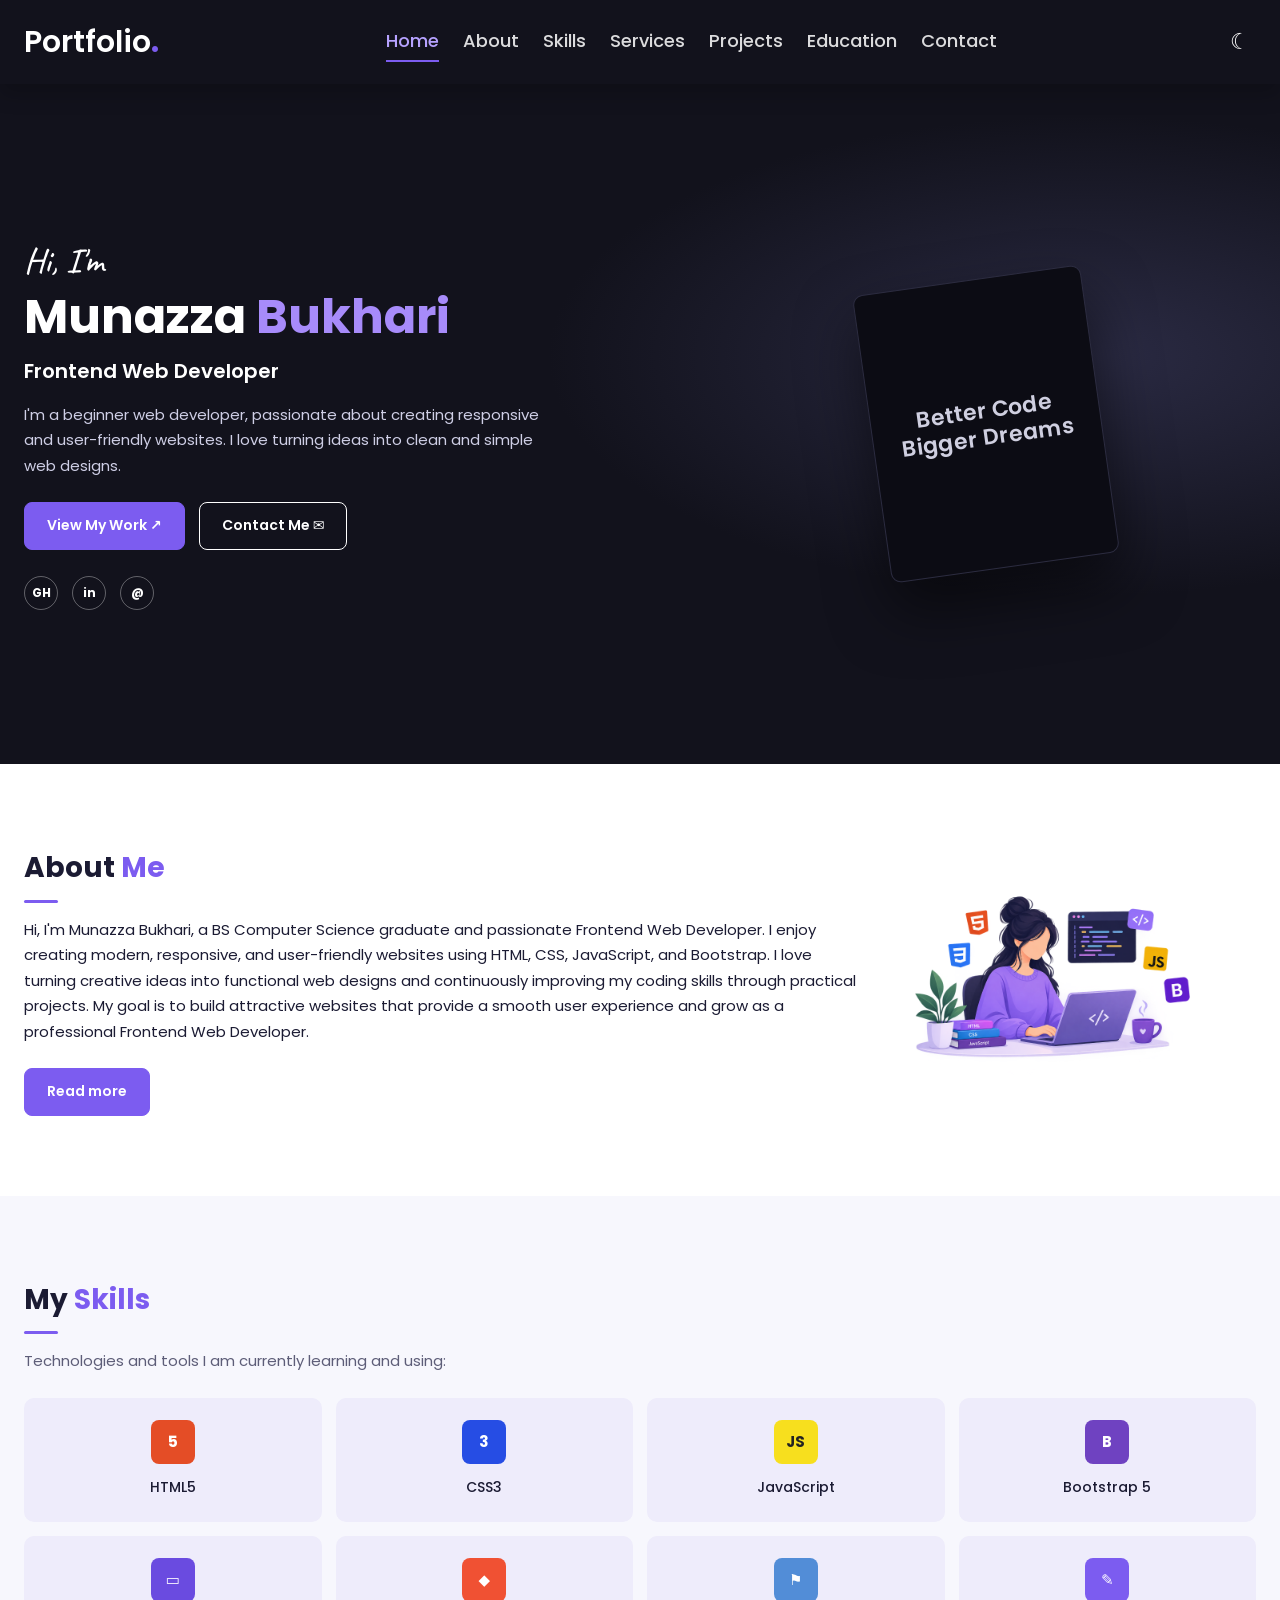
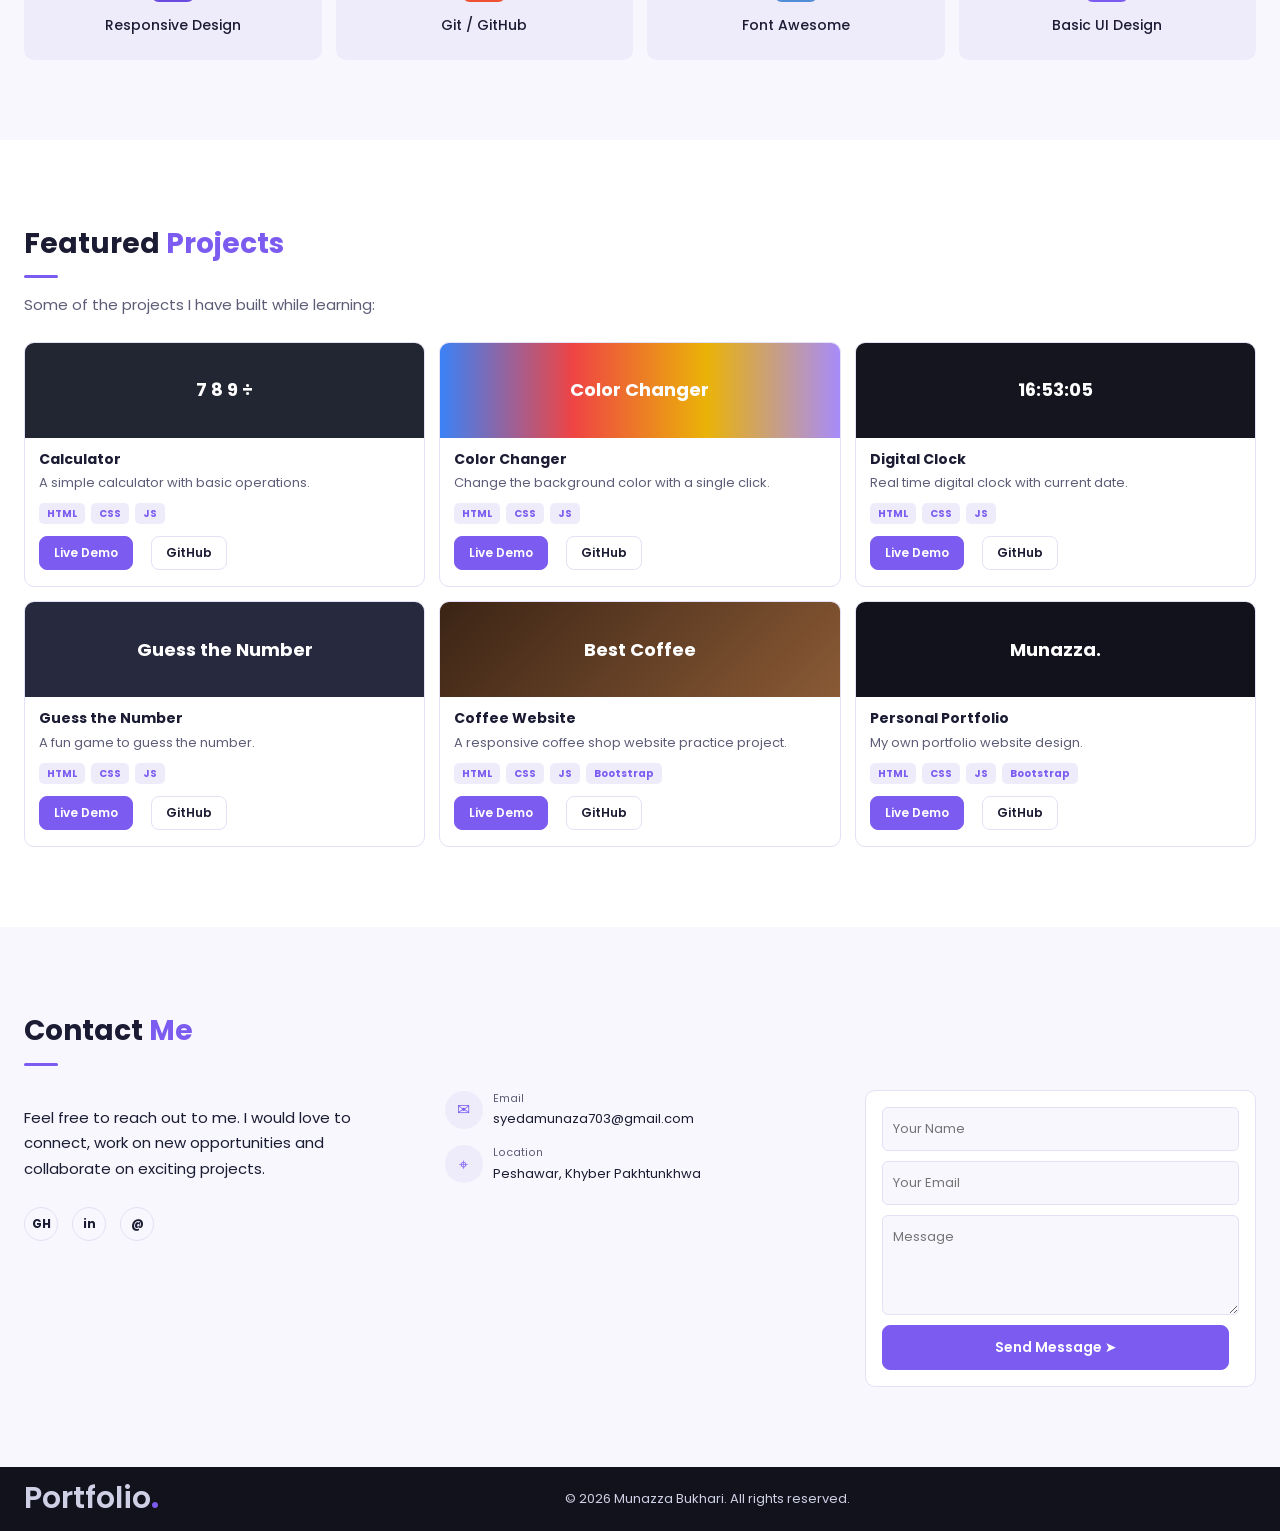
<file: index.html>
<!doctype html>
<html lang="en">
  <head>
    <meta charset="utf-8" />
    <meta name="viewport" content="width=device-width, initial-scale=1" />
    <title>Home | Munazza Bukhari</title>
    <link
      href="https://fonts.googleapis.com/css2?family=Poppins:wght@400;500;600;700&family=Caveat:wght@500&display=swap"
      rel="stylesheet"
    />
    <link rel="stylesheet" href="style.css" />
  </head>
  <body>
    <header>
      <div class="wrap">
        <a class="logo" href="index.html">Portfolio<b>.</b></a>
        <nav id="nav">
          <a href="index.html" class="on" aria-current="page">Home</a
          ><a href="about.html">About</a><a href="skills.html">Skills</a
          ><a href="services.html">Services</a
          ><a href="projects.html">Projects</a
          ><a href="education.html">Education</a
          ><a href="contact.html">Contact</a>
        </nav>
        <button
          class="menu"
          id="menu"
          aria-label="Open menu"
          aria-expanded="false"
          aria-controls="nav"
        >
          ☰</button
        ><button class="tgl" id="tgl" aria-label="Toggle dark mode">☾</button>
      </div>
    </header>
    <main>
      <div class="hero">
        <div class="wrap">
          <div>
            <p class="hi">Hi, I'm</p>
            <h1>Munazza <span>Bukhari</span></h1>
            <p class="role">Frontend Web Developer</p>
            <p class="d">
              I'm a beginner web developer, passionate about creating responsive
              and user-friendly websites. I love turning ideas into clean and
              simple web designs.
            </p>
            <a class="btn" href="projects.html">View My Work ↗</a>
            <a class="btn o" href="contact.html">Contact Me ✉</a>
            <div class="soc">
              <a href="#" aria-label="GitHub">GH</a
              ><a href="#" aria-label="LinkedIn">in</a
              ><a href="mailto:munazzabukhari703@gmail.com" aria-label="Email"
                >@</a
              >
            </div>
          </div>
          <div class="notebook">Better Code<br />Bigger Dreams</div>
        </div>
      </div>
      <section class="alt">
        <div class="wrap about">
          <div>
            <h2>About <span>Me</span></h2>
            <p class="sub" style="color: var(--ink)">
              Hi, I'm Munazza Bukhari, a BS Computer Science graduate and
              passionate Frontend Web Developer. I enjoy creating modern,
              responsive, and user-friendly websites using HTML, CSS,
              JavaScript, and Bootstrap. I love turning creative ideas into
              functional web designs and continuously improving my coding skills
              through practical projects. My goal is to build attractive
              websites that provide a smooth user experience and grow as a
              professional Frontend Web Developer.
            </p>
            <a class="btn" href="about.html">Read more</a>
          </div>
          <div class="photo">
            <img src="about-img.png" alt="" />
          </div>
        </div>
      </section>
      <section>
        <div class="wrap">
          <h2>My <span>Skills</span></h2>
          <p class="sub">
            Technologies and tools I am currently learning and using:
          </p>
          <div class="grid g4">
            <div class="sk">
              <div class="ic" style="background: #e44d26">5</div>
              HTML5
            </div>
            <div class="sk">
              <div class="ic" style="background: #264de4">3</div>
              CSS3
            </div>
            <div class="sk">
              <div class="ic" style="background: #f7df1e; color: #222">JS</div>
              JavaScript
            </div>
            <div class="sk">
              <div class="ic" style="background: #6f42c1">B</div>
              Bootstrap 5
            </div>
            <div class="sk">
              <div class="ic" style="background: #6a4be0">▭</div>
              Responsive Design
            </div>
            <div class="sk">
              <div class="ic" style="background: #f05133">◆</div>
              Git / GitHub
            </div>
            <div class="sk">
              <div class="ic" style="background: #528dd7">⚑</div>
              Font Awesome
            </div>
            <div class="sk">
              <div class="ic" style="background: #7c5cf0">✎</div>
              Basic UI Design
            </div>
          </div>
        </div>
      </section>
      <section class="alt">
        <div class="wrap">
          <h2>Featured <span>Projects</span></h2>
          <p class="sub">Some of the projects I have built while learning:</p>
          <div class="grid g3">
            <div class="pj">
              <div class="th" style="background: #222633">7 8 9 ÷</div>
              <h3>Calculator</h3>
              <p>A simple calculator with basic operations.</p>
              <div class="tags"><b>HTML</b><b>CSS</b><b>JS</b></div>
              <div class="acts">
                <a class="btn" href="#">Live Demo</a
                ><a class="btn g" href="#">GitHub</a>
              </div>
            </div>
            <div class="pj">
              <div
                class="th"
                style="
                  background: linear-gradient(
                    90deg,
                    #3b82f6,
                    #ef4444,
                    #eab308,
                    #a78bfa
                  );
                "
              >
                Color Changer
              </div>
              <h3>Color Changer</h3>
              <p>Change the background color with a single click.</p>
              <div class="tags"><b>HTML</b><b>CSS</b><b>JS</b></div>
              <div class="acts">
                <a class="btn" href="#">Live Demo</a
                ><a class="btn g" href="#">GitHub</a>
              </div>
            </div>
            <div class="pj">
              <div class="th" id="clk" style="background: #15151f">
                11:24:32
              </div>
              <h3>Digital Clock</h3>
              <p>Real time digital clock with current date.</p>
              <div class="tags"><b>HTML</b><b>CSS</b><b>JS</b></div>
              <div class="acts">
                <a class="btn" href="#">Live Demo</a
                ><a class="btn g" href="#">GitHub</a>
              </div>
            </div>
            <div class="pj">
              <div class="th" style="background: #272a3f">Guess the Number</div>
              <h3>Guess the Number</h3>
              <p>A fun game to guess the number.</p>
              <div class="tags"><b>HTML</b><b>CSS</b><b>JS</b></div>
              <div class="acts">
                <a class="btn" href="#">Live Demo</a
                ><a class="btn g" href="#">GitHub</a>
              </div>
            </div>
            <div class="pj">
              <div
                class="th"
                style="background: linear-gradient(135deg, #3b2415, #8a5a35)"
              >
                Best Coffee
              </div>
              <h3>Coffee Website</h3>
              <p>A responsive coffee shop website practice project.</p>
              <div class="tags">
                <b>HTML</b><b>CSS</b><b>JS</b><b>Bootstrap</b>
              </div>
              <div class="acts">
                <a class="btn" href="#">Live Demo</a
                ><a class="btn g" href="#">GitHub</a>
              </div>
            </div>
            <div class="pj">
              <div class="th" style="background: #12121c">Munazza.</div>
              <h3>Personal Portfolio</h3>
              <p>My own portfolio website design.</p>
              <div class="tags">
                <b>HTML</b><b>CSS</b><b>JS</b><b>Bootstrap</b>
              </div>
              <div class="acts">
                <a class="btn" href="#">Live Demo</a
                ><a class="btn g" href="#">GitHub</a>
              </div>
            </div>
          </div>
        </div>
      </section>

      <section>
        <div class="wrap">
          <h2>Contact <span>Me</span></h2>
          <div class="contact">
            <p>
              Feel free to reach out to me. I would love to connect, work on new
              opportunities and collaborate on exciting projects.<span
                class="soc l"
                style="display: flex"
                ><a href="#" aria-label="GitHub">GH</a
                ><a href="#" aria-label="LinkedIn">in</a
                ><a href="#" aria-label="Email">@</a></span
              >
            </p>
            <div>
              <div class="ci">
                <span class="dot">✉</span
                ><span><small>Email</small>syedamunaza703@gmail.com</span>
              </div>

              <div class="ci">
                <span class="dot">⌖</span
                ><span
                  ><small>Location</small>Peshawar, Khyber Pakhtunkhwa</span
                >
              </div>
            </div>
            <form id="f">
              <input
                id="n"
                placeholder="Your Name"
                aria-label="Your name"
                required
              /><input
                id="e"
                type="email"
                placeholder="Your Email"
                aria-label="Your email"
                required
              /><textarea
                id="m"
                placeholder="Message"
                aria-label="Message"
                required
              ></textarea
              ><button class="btn" type="submit">Send Message ➤</button>
            </form>
          </div>
        </div>
      </section>
    </main>
    <footer>
      <div class="wrap">
        <span class="logo">Portfolio<b>.</b></span
        ><span>© 2026 Munazza Bukhari. All rights reserved.</span><span></span>
      </div>
    </footer>
    <script src="script.js"></script>
  </body>
</html>
</file>
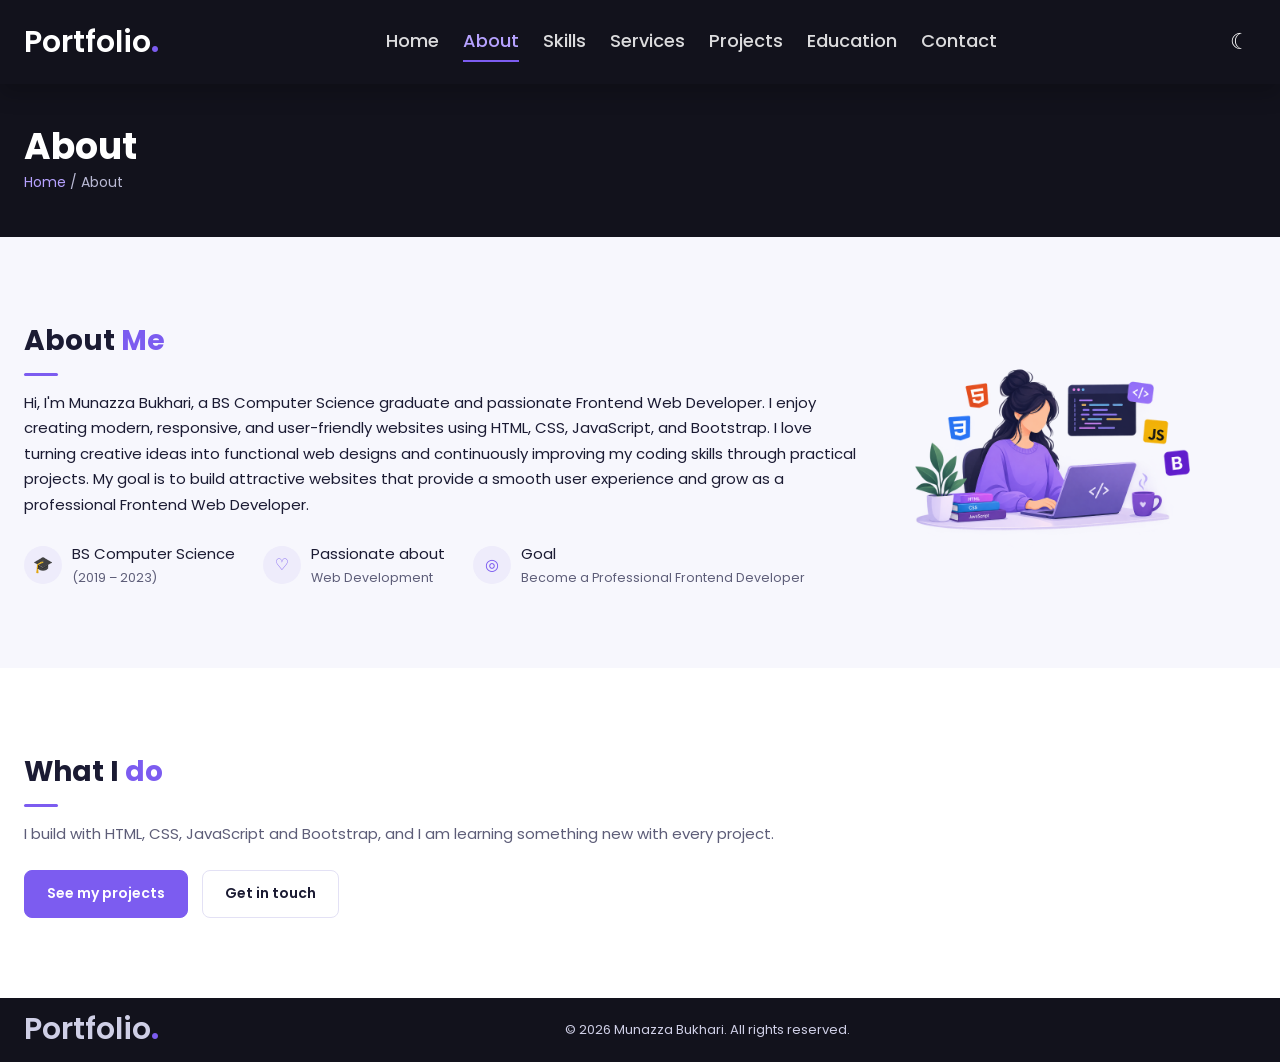
<file: about.html>
<!doctype html>
<html lang="en">
  <head>
    <meta charset="utf-8" />
    <meta name="viewport" content="width=device-width, initial-scale=1" />
    <title>About | Munazza Bukhari</title>
    <link
      href="https://fonts.googleapis.com/css2?family=Poppins:wght@400;500;600;700&family=Caveat:wght@500&display=swap"
      rel="stylesheet"
    />
    <link rel="stylesheet" href="style.css" />
  </head>
  <body>
    <header>
      <div class="wrap">
        <a class="logo" href="index.html">Portfolio<b>.</b></a>
        <nav id="nav">
          <a href="index.html">Home</a
          ><a href="about.html" class="on" aria-current="page">About</a
          ><a href="skills.html">Skills</a><a href="services.html">Services</a
          ><a href="projects.html">Projects</a
          ><a href="education.html">Education</a
          ><a href="contact.html">Contact</a>
        </nav>
        <button
          class="menu"
          id="menu"
          aria-label="Open menu"
          aria-expanded="false"
          aria-controls="nav"
        >
          ☰</button
        ><button class="tgl" id="tgl" aria-label="Toggle dark mode">☾</button>
      </div>
    </header>
    <main>
      <div class="ph">
        <div class="wrap">
          <h1>About</h1>
          <p><a href="index.html">Home</a> / About</p>
        </div>
      </div>
      <section>
        <div class="wrap about">
          <div>
            <h2>About <span>Me</span></h2>
            <p class="sub" style="color: var(--ink)">
              Hi, I'm Munazza Bukhari, a BS Computer Science graduate and
              passionate Frontend Web Developer. I enjoy creating modern,
              responsive, and user-friendly websites using HTML, CSS,
              JavaScript, and Bootstrap. I love turning creative ideas into
              functional web designs and continuously improving my coding skills
              through practical projects. My goal is to build attractive
              websites that provide a smooth user experience and grow as a
              professional Frontend Web Developer.
            </p>
            <div class="facts">
              <div>
                <span class="dot">🎓</span
                ><span>BS Computer Science<small>(2019 – 2023)</small></span>
              </div>
              <div>
                <span class="dot">♡</span
                ><span>Passionate about<small>Web Development</small></span>
              </div>
              <div>
                <span class="dot">◎</span
                ><span
                  >Goal<small
                    >Become a Professional Frontend Developer</small
                  ></span
                >
              </div>
            </div>
          </div>
          <div class="photo">
            <img src="about-img.png" alt="" />
          </div>
        </div>
      </section>
      <section class="alt">
        <div class="wrap">
          <h2>What I <span>do</span></h2>
          <p class="sub">
            I build with HTML, CSS, JavaScript and Bootstrap, and I am learning
            something new with every project.
          </p>
          <a class="btn" href="projects.html">See my projects</a>
          <a
            class="btn o"
            style="color: var(--ink); border-color: var(--line)"
            href="contact.html"
            >Get in touch</a
          >
        </div>
      </section>
    </main>
    <footer>
      <div class="wrap">
        <span class="logo">Portfolio<b>.</b></span
        ><span>© 2026 Munazza Bukhari. All rights reserved.</span><span></span>
      </div>
    </footer>
    <script src="script.js"></script>
  </body>
</html>
</file>
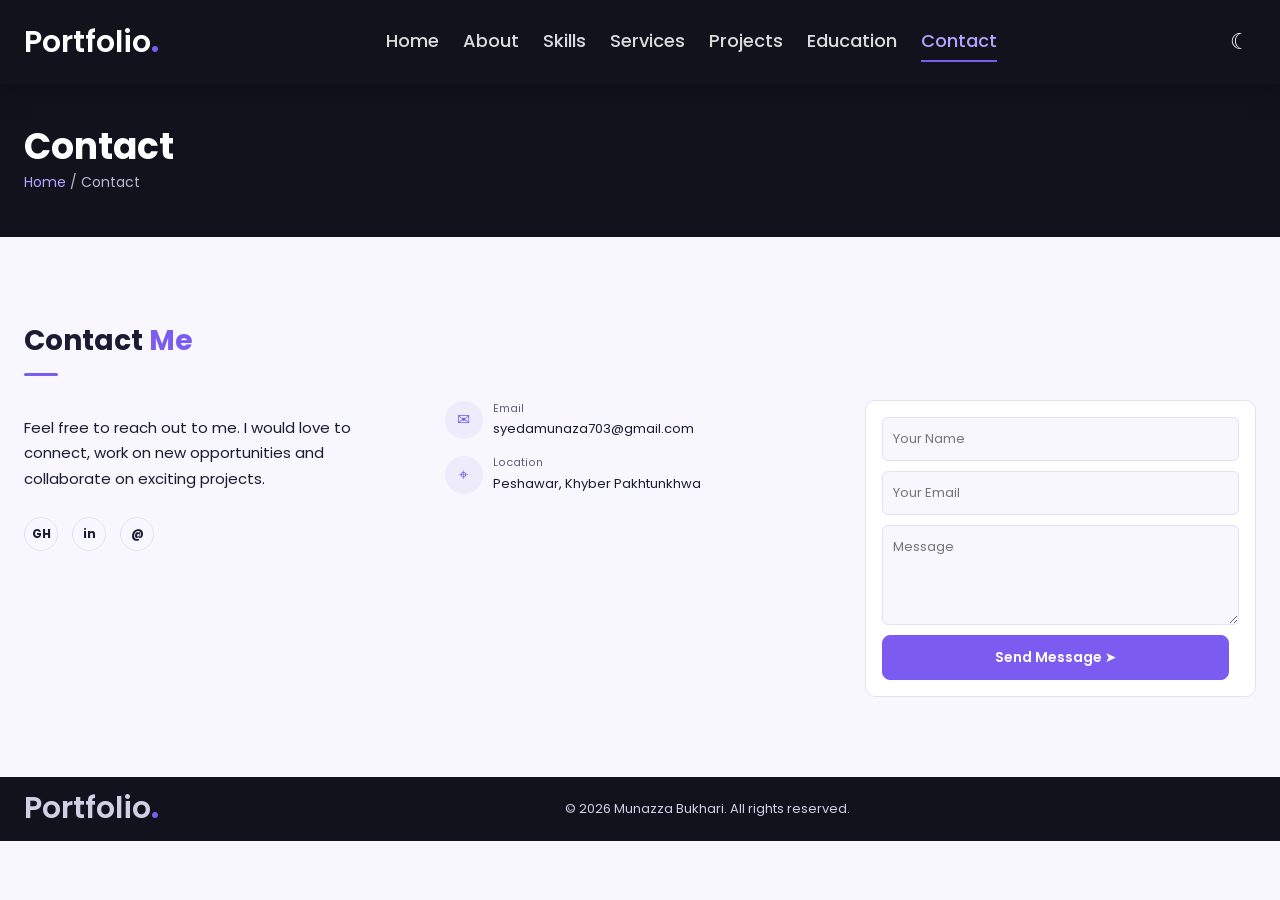
<file: contact.html>
<!doctype html>
<html lang="en">
  <head>
    <meta charset="utf-8" />
    <meta name="viewport" content="width=device-width, initial-scale=1" />
    <title>Contact | Munazza Bukhari</title>
    <link
      href="https://fonts.googleapis.com/css2?family=Poppins:wght@400;500;600;700&family=Caveat:wght@500&display=swap"
      rel="stylesheet"
    />
    <link rel="stylesheet" href="style.css" />
  </head>
  <body>
    <header>
      <div class="wrap">
        <a class="logo" href="index.html">Portfolio<b>.</b></a>
        <nav id="nav">
          <a href="index.html">Home</a><a href="about.html">About</a
          ><a href="skills.html">Skills</a><a href="services.html">Services</a
          ><a href="projects.html">Projects</a
          ><a href="education.html">Education</a
          ><a href="contact.html" class="on" aria-current="page">Contact</a>
        </nav>
        <button
          class="menu"
          id="menu"
          aria-label="Open menu"
          aria-expanded="false"
          aria-controls="nav"
        >
          ☰</button
        ><button class="tgl" id="tgl" aria-label="Toggle dark mode">☾</button>
      </div>
    </header>
    <main>
      <div class="ph">
        <div class="wrap">
          <h1>Contact</h1>
          <p><a href="index.html">Home</a> / Contact</p>
        </div>
      </div>
      <section>
        <div class="wrap">
          <h2>Contact <span>Me</span></h2>
          <div class="contact">
            <p>
              Feel free to reach out to me. I would love to connect, work on new
              opportunities and collaborate on exciting projects.<span
                class="soc l"
                style="display: flex"
                ><a href="#" aria-label="GitHub">GH</a
                ><a href="#" aria-label="LinkedIn">in</a
                ><a href="#" aria-label="Email">@</a></span
              >
            </p>
            <div>
              <div class="ci">
                <span class="dot">✉</span
                ><span><small>Email</small>syedamunaza703@gmail.com</span>
              </div>

              <div class="ci">
                <span class="dot">⌖</span
                ><span
                  ><small>Location</small>Peshawar, Khyber Pakhtunkhwa</span
                >
              </div>
            </div>
            <form id="f">
              <input
                id="n"
                placeholder="Your Name"
                aria-label="Your name"
                required
              /><input
                id="e"
                type="email"
                placeholder="Your Email"
                aria-label="Your email"
                required
              /><textarea
                id="m"
                placeholder="Message"
                aria-label="Message"
                required
              ></textarea
              ><button class="btn" type="submit">Send Message ➤</button>
            </form>
          </div>
        </div>
      </section>
    </main>
    <footer>
      <div class="wrap">
        <span class="logo">Portfolio<b>.</b></span
        ><span>© 2026 Munazza Bukhari. All rights reserved.</span><span></span>
      </div>
    </footer>
    <script src="script.js"></script>
  </body>
</html>
</file>
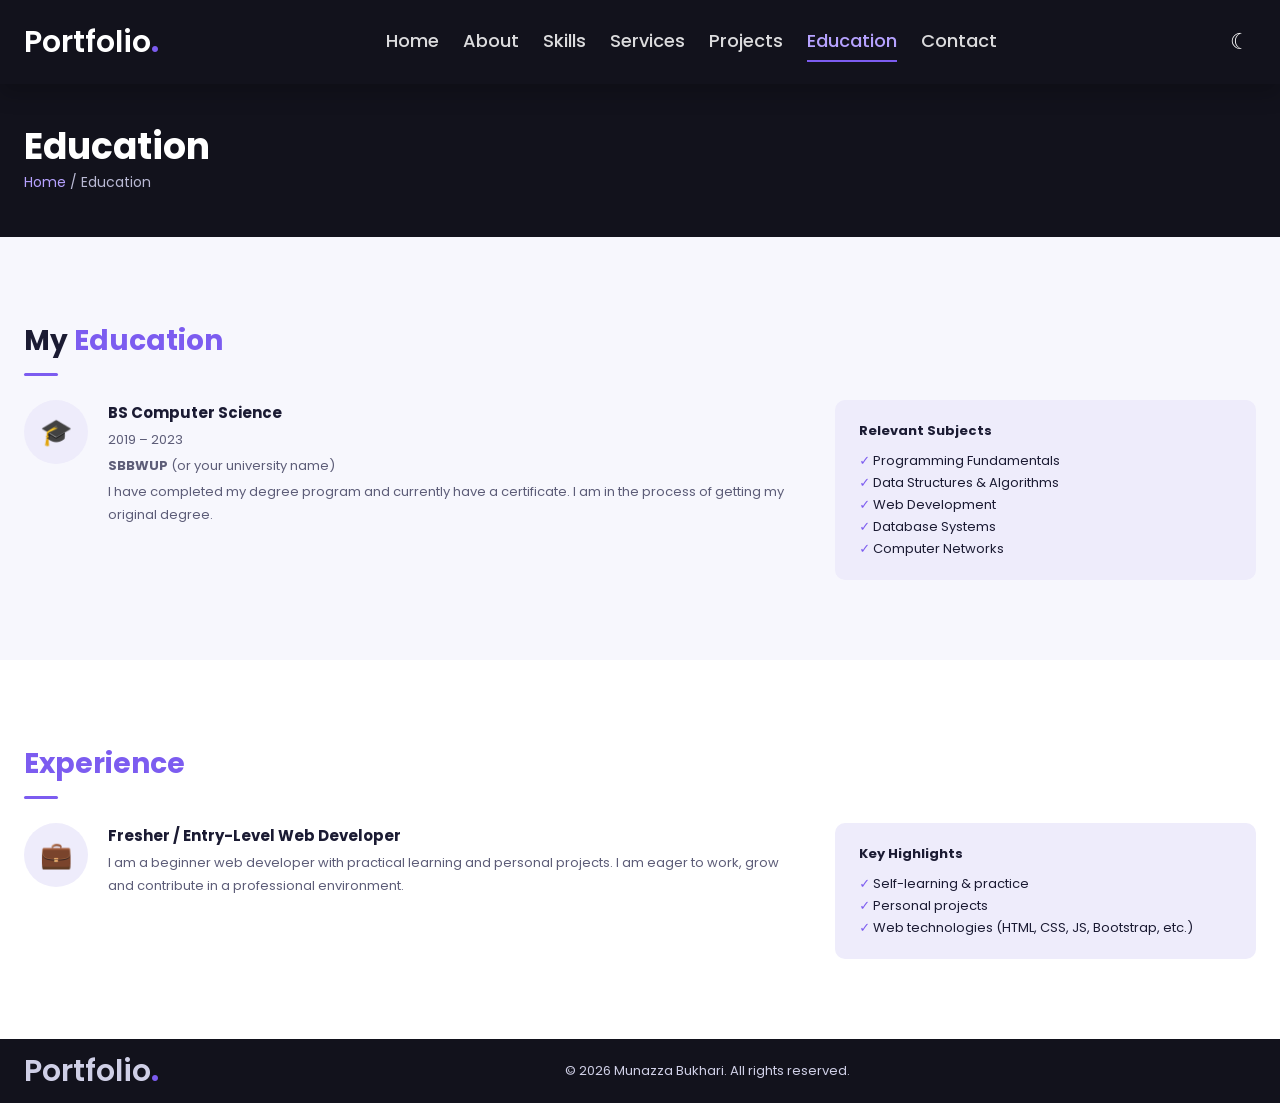
<file: education.html>
<!doctype html>
<html lang="en">
  <head>
    <meta charset="utf-8" />
    <meta name="viewport" content="width=device-width, initial-scale=1" />
    <title>Education | Munazza Bukhari</title>
    <link
      href="https://fonts.googleapis.com/css2?family=Poppins:wght@400;500;600;700&family=Caveat:wght@500&display=swap"
      rel="stylesheet"
    />
    <link rel="stylesheet" href="style.css" />
  </head>
  <body>
    <header>
      <div class="wrap">
        <a class="logo" href="index.html">Portfolio<b>.</b></a>
        <nav id="nav">
          <a href="index.html">Home</a><a href="about.html">About</a
          ><a href="skills.html">Skills</a><a href="services.html">Services</a
          ><a href="projects.html">Projects</a
          ><a href="education.html" class="on" aria-current="page">Education</a
          ><a href="contact.html">Contact</a>
        </nav>
        <button
          class="menu"
          id="menu"
          aria-label="Open menu"
          aria-expanded="false"
          aria-controls="nav"
        >
          ☰</button
        ><button class="tgl" id="tgl" aria-label="Toggle dark mode">☾</button>
      </div>
    </header>
    <main>
      <div class="ph">
        <div class="wrap">
          <h1>Education</h1>
          <p><a href="index.html">Home</a> / Education</p>
        </div>
      </div>
      <section>
        <div class="wrap">
          <h2>My <span>Education</span></h2>
          <div class="two">
            <div class="row">
              <span class="dot">🎓</span>
              <div>
                <h3>BS Computer Science</h3>
                <p>2019 – 2023</p>
                <p><b>SBBWUP</b> (or your university name)</p>
                <p>
                  I have completed my degree program and currently have a
                  certificate. I am in the process of getting my original
                  degree.
                </p>
              </div>
            </div>
            <div class="box">
              <h4>Relevant Subjects</h4>
              <ul>
                <li>Programming Fundamentals</li>
                <li>Data Structures &amp; Algorithms</li>
                <li>Web Development</li>
                <li>Database Systems</li>
                <li>Computer Networks</li>
              </ul>
            </div>
          </div>
        </div>
      </section>
      <section class="alt">
        <div class="wrap">
          <h2><span>Experience</span></h2>
          <div class="two">
            <div class="row">
              <span class="dot">💼</span>
              <div>
                <h3>Fresher / Entry-Level Web Developer</h3>
                <p>
                  I am a beginner web developer with practical learning and
                  personal projects. I am eager to work, grow and contribute in
                  a professional environment.
                </p>
              </div>
            </div>
            <div class="box">
              <h4>Key Highlights</h4>
              <ul>
                <li>Self-learning &amp; practice</li>
                <li>Personal projects</li>
                <li>Web technologies (HTML, CSS, JS, Bootstrap, etc.)</li>
              </ul>
            </div>
          </div>
        </div>
      </section>
    </main>
    <footer>
      <div class="wrap">
        <span class="logo">Portfolio<b>.</b></span
        ><span>© 2026 Munazza Bukhari. All rights reserved.</span><span></span>
      </div>
    </footer>
    <script src="script.js"></script>
  </body>
</html>
</file>
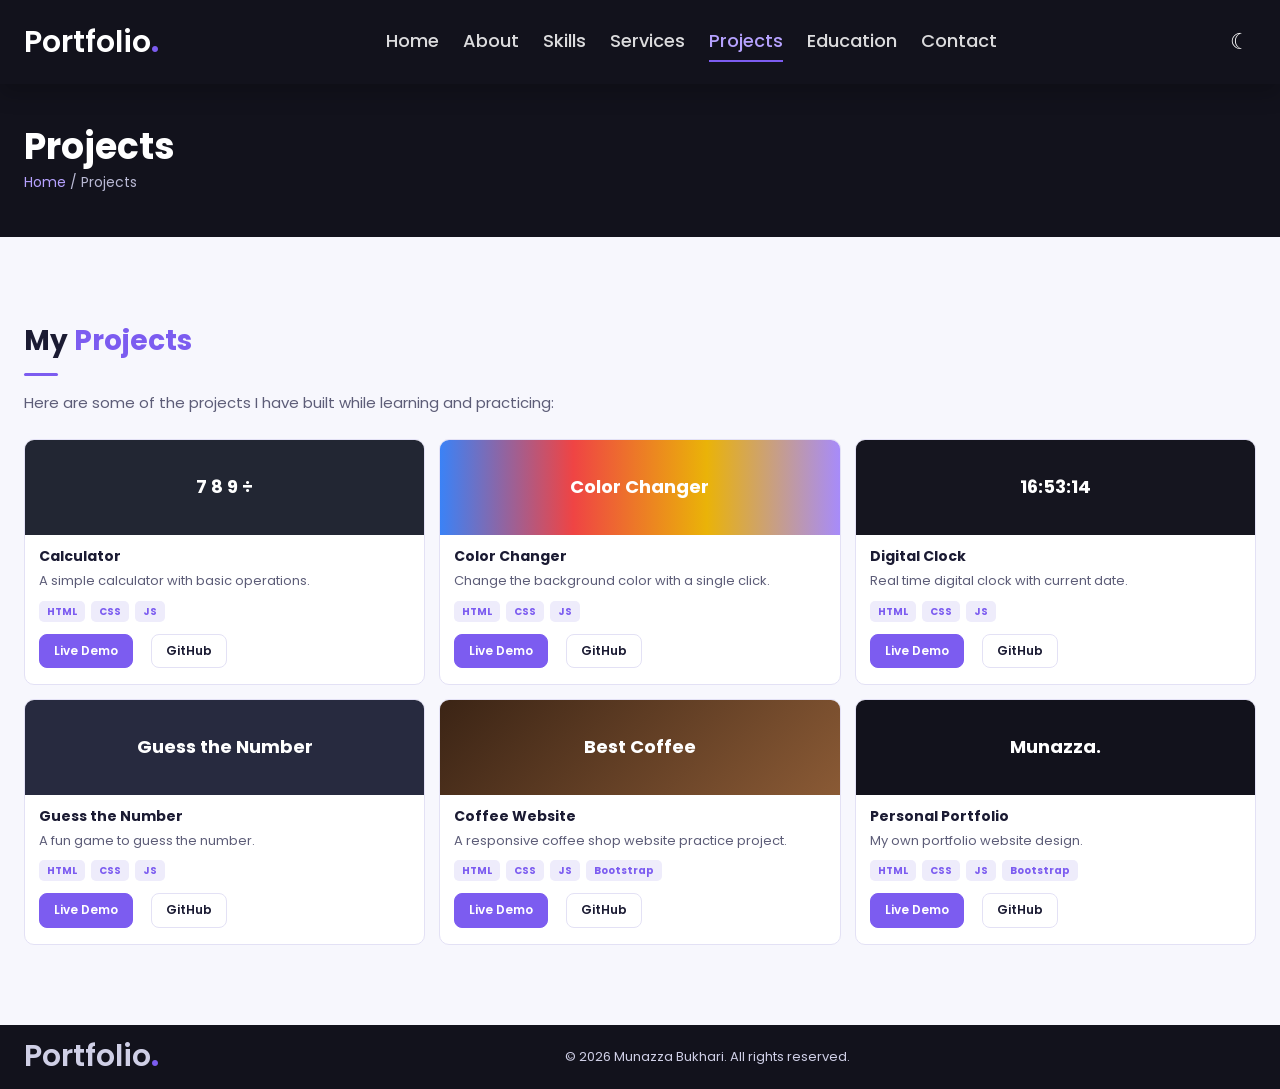
<file: projects.html>
<!doctype html>
<html lang="en">
  <head>
    <meta charset="utf-8" />
    <meta name="viewport" content="width=device-width, initial-scale=1" />
    <title>Projects | Munazza Bukhari</title>
    <link
      href="https://fonts.googleapis.com/css2?family=Poppins:wght@400;500;600;700&family=Caveat:wght@500&display=swap"
      rel="stylesheet"
    />
    <link rel="stylesheet" href="style.css" />
  </head>
  <body>
    <header>
      <div class="wrap">
        <a class="logo" href="index.html">Portfolio<b>.</b></a>
        <nav id="nav">
          <a href="index.html">Home</a><a href="about.html">About</a
          ><a href="skills.html">Skills</a><a href="services.html">Services</a
          ><a href="projects.html" class="on" aria-current="page">Projects</a
          ><a href="education.html">Education</a
          ><a href="contact.html">Contact</a>
        </nav>
        <button
          class="menu"
          id="menu"
          aria-label="Open menu"
          aria-expanded="false"
          aria-controls="nav"
        >
          ☰</button
        ><button class="tgl" id="tgl" aria-label="Toggle dark mode">☾</button>
      </div>
    </header>
    <main>
      <div class="ph">
        <div class="wrap">
          <h1>Projects</h1>
          <p><a href="index.html">Home</a> / Projects</p>
        </div>
      </div>
      <section>
        <div class="wrap">
          <h2>My <span>Projects</span></h2>
          <p class="sub">
            Here are some of the projects I have built while learning and
            practicing:
          </p>
          <div class="grid g3">
            <div class="pj">
              <div class="th" style="background: #222633">7 8 9 ÷</div>
              <h3>Calculator</h3>
              <p>A simple calculator with basic operations.</p>
              <div class="tags"><b>HTML</b><b>CSS</b><b>JS</b></div>
              <div class="acts">
                <a class="btn" href="#">Live Demo</a
                ><a class="btn g" href="#">GitHub</a>
              </div>
            </div>
            <div class="pj">
              <div
                class="th"
                style="
                  background: linear-gradient(
                    90deg,
                    #3b82f6,
                    #ef4444,
                    #eab308,
                    #a78bfa
                  );
                "
              >
                Color Changer
              </div>
              <h3>Color Changer</h3>
              <p>Change the background color with a single click.</p>
              <div class="tags"><b>HTML</b><b>CSS</b><b>JS</b></div>
              <div class="acts">
                <a class="btn" href="#">Live Demo</a
                ><a class="btn g" href="#">GitHub</a>
              </div>
            </div>
            <div class="pj">
              <div class="th" id="clk" style="background: #15151f">
                11:24:32
              </div>
              <h3>Digital Clock</h3>
              <p>Real time digital clock with current date.</p>
              <div class="tags"><b>HTML</b><b>CSS</b><b>JS</b></div>
              <div class="acts">
                <a class="btn" href="#">Live Demo</a
                ><a class="btn g" href="#">GitHub</a>
              </div>
            </div>
            <div class="pj">
              <div class="th" style="background: #272a3f">Guess the Number</div>
              <h3>Guess the Number</h3>
              <p>A fun game to guess the number.</p>
              <div class="tags"><b>HTML</b><b>CSS</b><b>JS</b></div>
              <div class="acts">
                <a class="btn" href="#">Live Demo</a
                ><a class="btn g" href="#">GitHub</a>
              </div>
            </div>
            <div class="pj">
              <div
                class="th"
                style="background: linear-gradient(135deg, #3b2415, #8a5a35)"
              >
                Best Coffee
              </div>
              <h3>Coffee Website</h3>
              <p>A responsive coffee shop website practice project.</p>
              <div class="tags">
                <b>HTML</b><b>CSS</b><b>JS</b><b>Bootstrap</b>
              </div>
              <div class="acts">
                <a class="btn" href="#">Live Demo</a
                ><a class="btn g" href="#">GitHub</a>
              </div>
            </div>
            <div class="pj">
              <div class="th" style="background: #12121c">Munazza.</div>
              <h3>Personal Portfolio</h3>
              <p>My own portfolio website design.</p>
              <div class="tags">
                <b>HTML</b><b>CSS</b><b>JS</b><b>Bootstrap</b>
              </div>
              <div class="acts">
                <a class="btn" href="#">Live Demo</a
                ><a class="btn g" href="#">GitHub</a>
              </div>
            </div>
          </div>
        </div>
      </section>
    </main>
    <footer>
      <div class="wrap">
        <span class="logo">Portfolio<b>.</b></span
        ><span>© 2026 Munazza Bukhari. All rights reserved.</span><span></span>
      </div>
    </footer>
    <script src="script.js"></script>
  </body>
</html>
</file>
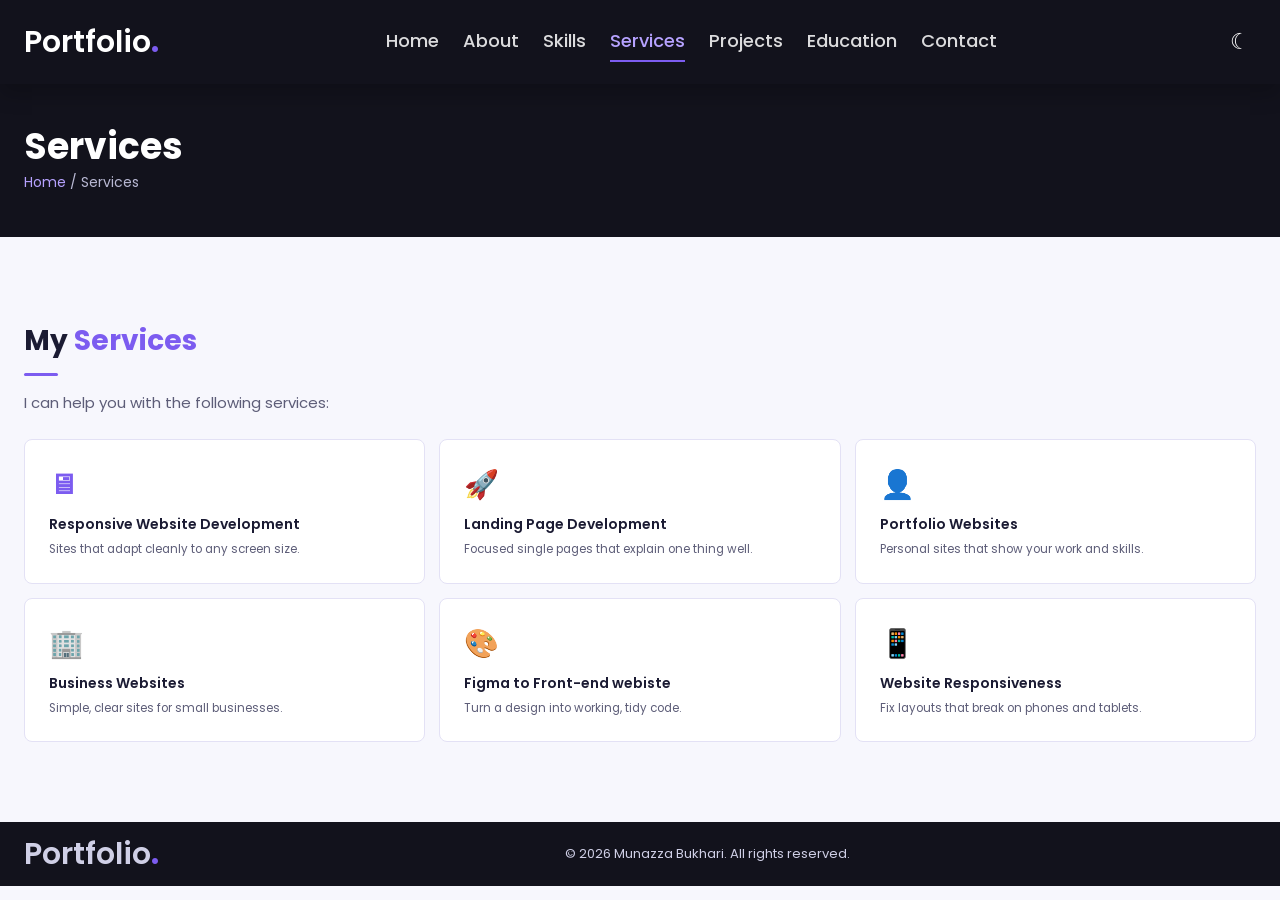
<file: services.html>
<!doctype html>
<html lang="en">
  <head>
    <meta charset="utf-8" />
    <meta name="viewport" content="width=device-width, initial-scale=1" />
    <title>Services | Munazza Bukhari</title>
    <link
      href="https://fonts.googleapis.com/css2?family=Poppins:wght@400;500;600;700&family=Caveat:wght@500&display=swap"
      rel="stylesheet"
    />
    <link rel="stylesheet" href="style.css" />
  </head>
  <body>
    <header>
      <div class="wrap">
        <a class="logo" href="index.html">Portfolio<b>.</b></a>
        <nav id="nav">
          <a href="index.html">Home</a><a href="about.html">About</a
          ><a href="skills.html">Skills</a
          ><a href="services.html" class="on" aria-current="page">Services</a
          ><a href="projects.html">Projects</a
          ><a href="education.html">Education</a
          ><a href="contact.html">Contact</a>
        </nav>
        <button
          class="menu"
          id="menu"
          aria-label="Open menu"
          aria-expanded="false"
          aria-controls="nav"
        >
          ☰</button
        ><button class="tgl" id="tgl" aria-label="Toggle dark mode">☾</button>
      </div>
    </header>
    <main>
      <div class="ph">
        <div class="wrap">
          <h1>Services</h1>
          <p><a href="index.html">Home</a> / Services</p>
        </div>
      </div>
      <section>
        <div class="wrap">
          <h2>My <span>Services</span></h2>
          <p class="sub">I can help you with the following services:</p>
          <div class="grid g3">
            <div class="sv">
              <i>🖥</i>Responsive Website Development<small
                >Sites that adapt cleanly to any screen size.</small
              >
            </div>
            <div class="sv">
              <i>🚀</i>Landing Page Development<small
                >Focused single pages that explain one thing well.</small
              >
            </div>
            <div class="sv">
              <i>👤</i>Portfolio Websites<small
                >Personal sites that show your work and skills.</small
              >
            </div>
            <div class="sv">
              <i>🏢</i>Business Websites<small
                >Simple, clear sites for small businesses.</small
              >
            </div>
            <div class="sv">
              <i>🎨</i>Figma to Front-end webiste<small
                >Turn a design into working, tidy code.</small
              >
            </div>
            <div class="sv">
              <i>📱</i>Website Responsiveness<small
                >Fix layouts that break on phones and tablets.</small
              >
            </div>
          </div>
        </div>
      </section>
    </main>
    <footer>
      <div class="wrap">
        <span class="logo">Portfolio<b>.</b></span
        ><span>© 2026 Munazza Bukhari. All rights reserved.</span><span></span>
      </div>
    </footer>
    <script src="script.js"></script>
  </body>
</html>
</file>
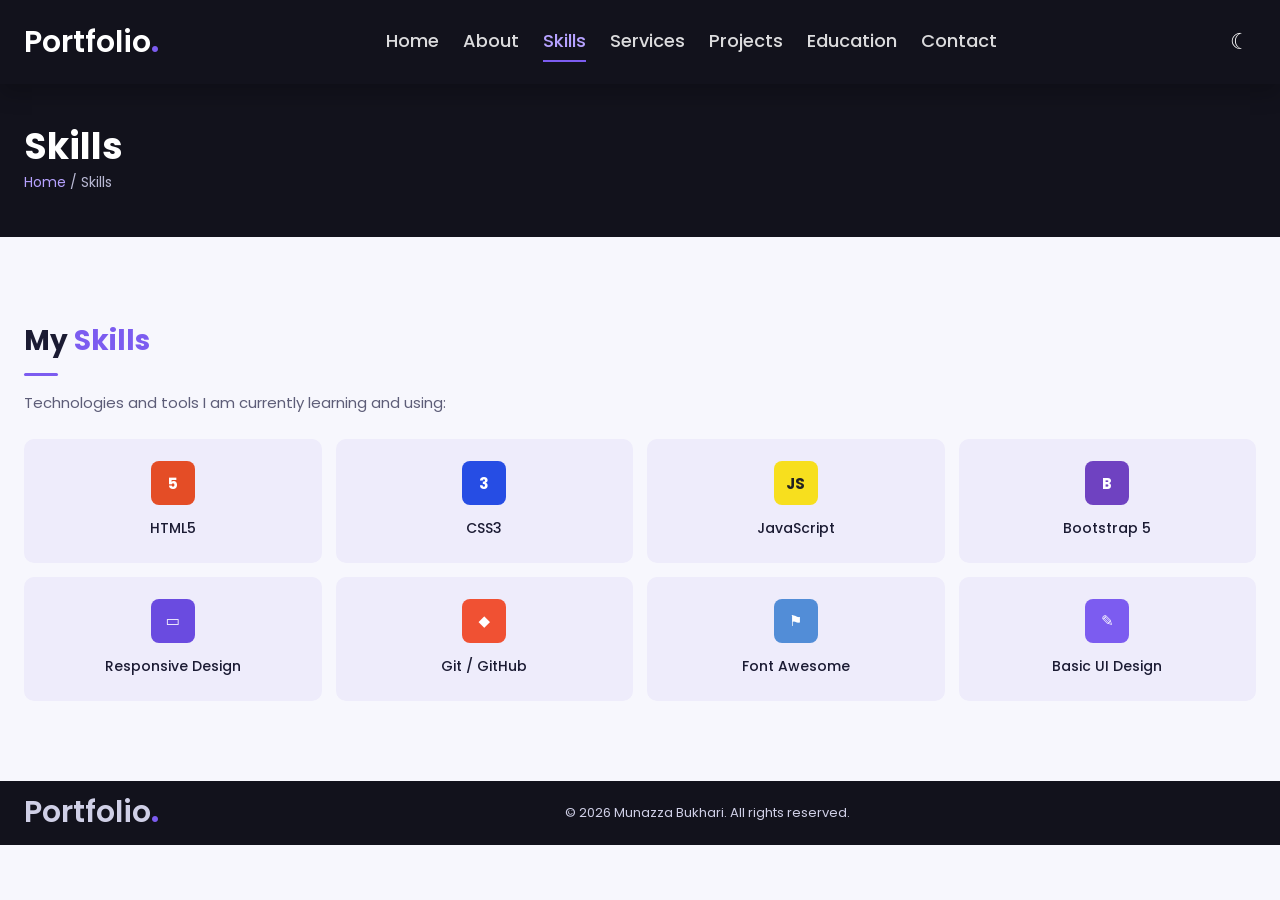
<file: skills.html>
<!doctype html>
<html lang="en">
  <head>
    <meta charset="utf-8" />
    <meta name="viewport" content="width=device-width, initial-scale=1" />
    <title>Skills | Munazza Bukhari</title>
    <link
      href="https://fonts.googleapis.com/css2?family=Poppins:wght@400;500;600;700&family=Caveat:wght@500&display=swap"
      rel="stylesheet"
    />
    <link rel="stylesheet" href="style.css" />
  </head>
  <body>
    <header>
      <div class="wrap">
        <a class="logo" href="index.html">Portfolio<b>.</b></a>
        <nav id="nav">
          <a href="index.html">Home</a><a href="about.html">About</a
          ><a href="skills.html" class="on" aria-current="page">Skills</a
          ><a href="services.html">Services</a
          ><a href="projects.html">Projects</a
          ><a href="education.html">Education</a
          ><a href="contact.html">Contact</a>
        </nav>
        <button
          class="menu"
          id="menu"
          aria-label="Open menu"
          aria-expanded="false"
          aria-controls="nav"
        >
          ☰</button
        ><button class="tgl" id="tgl" aria-label="Toggle dark mode">☾</button>
      </div>
    </header>
    <main>
      <div class="ph">
        <div class="wrap">
          <h1>Skills</h1>
          <p><a href="index.html">Home</a> / Skills</p>
        </div>
      </div>
      <section>
        <div class="wrap">
          <h2>My <span>Skills</span></h2>
          <p class="sub">
            Technologies and tools I am currently learning and using:
          </p>
          <div class="grid g4">
            <div class="sk">
              <div class="ic" style="background: #e44d26">5</div>
              HTML5
            </div>
            <div class="sk">
              <div class="ic" style="background: #264de4">3</div>
              CSS3
            </div>
            <div class="sk">
              <div class="ic" style="background: #f7df1e; color: #222">JS</div>
              JavaScript
            </div>
            <div class="sk">
              <div class="ic" style="background: #6f42c1">B</div>
              Bootstrap 5
            </div>
            <div class="sk">
              <div class="ic" style="background: #6a4be0">▭</div>
              Responsive Design
            </div>
            <div class="sk">
              <div class="ic" style="background: #f05133">◆</div>
              Git / GitHub
            </div>
            <div class="sk">
              <div class="ic" style="background: #528dd7">⚑</div>
              Font Awesome
            </div>
            <div class="sk">
              <div class="ic" style="background: #7c5cf0">✎</div>
              Basic UI Design
            </div>
          </div>
        </div>
      </section>
    </main>
    <footer>
      <div class="wrap">
        <span class="logo">Portfolio<b>.</b></span
        ><span>© 2026 Munazza Bukhari. All rights reserved.</span><span></span>
      </div>
    </footer>
    <script src="script.js"></script>
  </body>
</html>
</file>
<file: style.css>
:root {
  --bg: #f7f7fd;
  --card: #fff;
  --tint: #eeecfb;
  --ink: #1b1b33;
  --mute: #5d5d78;
  --pri: #7c5cf0;
  --priD: #6a4be0;
  --line: #e3e1f5;
  --dark: #12121c;
}
:root[data-theme="dark"] {
  --bg: #15151f;
  --card: #1e1e2c;
  --tint: #272740;
  --ink: #f1f0ff;
  --mute: #a9a8c4;
  --line: #33334d;
}
*,
*::before,
*::after {
  box-sizing: border-box;
}
body {
  margin: 0;
  background: var(--bg);
  color: var(--ink);
  font:
    400 15px/1.7 Poppins,
    system-ui,
    sans-serif;
}
a {
  color: inherit;
  text-decoration: none;
}
:focus-visible {
  outline: 3px solid var(--pri);
  outline-offset: 3px;
}
.wrap {
  max-width: 1400px;
  margin: 0 auto;
  padding: 0 24px;
}
header {
  position: sticky;
  top: 0;
  z-index: 1000;
  background: var(--dark);
  color: #fff;
  box-shadow: 0 10px 20px rgba(0, 0, 0, 0.2);
  padding: 10px 0;
}
header .wrap {
  display: flex;
  align-items: center;
  justify-content: space-between;
  height: 64px;
}
.logo {
  font-weight: 600;
  font-size: 30px;
}
.logo b {
  color: var(--pri);
}
nav {
  display: flex;
  gap: 24px;
  font-size: 18px;
  font-weight: 500;
}
nav a {
  opacity: 0.85;
  padding: 4px 0;
  border-bottom: 2px solid transparent;
}
nav a:hover {
  color: #b6a2ff;
  opacity: 1;
}
nav a.on {
  color: #b6a2ff;
  opacity: 1;
  border-color: var(--pri);
}
.tgl {
  background: none;
  border: 0;
  color: #fff;
  font-size: 22px;
  cursor: pointer;
}
.hero {
  background:
    radial-gradient(900px 400px at 85% 40%, #2b2b44 0, transparent 60%),
    var(--dark);
  color: #fff;
}
.hero .wrap {
  display: grid;
  grid-template-columns: 1.1fr 0.9fr;
  gap: 30px;
  align-items: center;
  min-height: 680px;
  padding-top: 40px;
  padding-bottom: 40px;
}
.hi {
  font:
    500 35px Caveat,
    cursive;
  margin: 0;
}
h1 {
  font-size: clamp(32px, 6vw, 48px);
  line-height: 1.15;
  margin: 6px 0 10px;
  font-weight: 700;
}
h1 span {
  color: #a78bfa;
}
.role {
  font-size: 20px;
  font-weight: 600;
  margin: 0 0 14px;
}
.hero p.d {
  color: #cfcfe6;
  max-width: 540px;
  margin: 0 0 24px;
}
.btn {
  display: inline-block;
  padding: 11px 22px;
  border-radius: 8px;
  font-weight: 600;
  font-size: 14px;
  border: 1.5px solid var(--pri);
  background: var(--pri);
  color: #fff;
  cursor: pointer;
  font-family: inherit;
  margin-right: 10px;
}
.btn:hover {
  background: var(--priD);
}
.btn.o {
  background: transparent;
  border-color: #fff;
}
.btn.o:hover {
  background: rgba(255, 255, 255, 0.1);
}
.soc {
  display: flex;
  gap: 14px;
  margin-top: 26px;
}
.soc a {
  font-size: 12px;
  font-weight: 700;
  border: 1.5px solid #ffffff55;
  border-radius: 50%;
  width: 34px;
  height: 34px;
  display: grid;
  place-items: center;
}
.soc.l a {
  border-color: var(--line);
}

.notebook {
  justify-self: center;
  width: 230px;
  height: 290px;
  background: #0c0c14;
  border: 1px solid #2c2c40;
  border-radius: 10px;
  transform: rotate(-8deg);
  display: grid;
  place-items: center;
  box-shadow: 0 30px 60px #0008;
  font: 600 22px/1.25 Poppins;
  color: #cfcfe0;
  padding: 24px;
  text-align: center;
}
.ph {
  background: var(--dark);
  color: #fff;
  padding: 42px 0;
}
.ph h1 {
  margin: 0;
  font-size: 36px;
}
.ph p {
  margin: 4px 0 0;
  color: #b9b9d4;
  font-size: 14px;
}
.ph a {
  color: #b6a2ff;
}
section {
  padding: 80px 0;
}
.alt {
  background: var(--card);
}
h2 {
  font-size: 28px;
  margin: 0 0 6px;
  font-weight: 700;
}
h2 span {
  color: var(--pri);
}
h2::after {
  content: "";
  display: block;
  width: 34px;
  height: 3px;
  background: var(--pri);
  margin-top: 8px;
  border-radius: 2px;
}
.sub {
  color: var(--mute);
  margin: 14px 0 24px;
}
.grid {
  display: grid;
  gap: 14px;
}
.g4 {
  grid-template-columns: repeat(4, 1fr);
}
.g3 {
  grid-template-columns: repeat(3, 1fr);
}
.sk {
  background: var(--tint);
  border-radius: 10px;
  padding: 22px 10px;
  text-align: center;
  font-size: 14px;
  font-weight: 500;
}
.ic {
  width: 44px;
  height: 44px;
  border-radius: 8px;
  margin: 0 auto 12px;
  display: grid;
  place-items: center;
  font-weight: 700;
  color: #fff;
  font-size: 15px;
}
.about {
  display: grid;
  grid-template-columns: 1.4fr 0.6fr;
  gap: 30px;
  align-items: center;
}

.photo img {
  width: 85%;
  object-fit: contain;
}
.facts {
  display: flex;
  gap: 28px;
  flex-wrap: wrap;
  margin-top: 24px;
  font-size: 15px;
}
.facts div,
.ci {
  display: flex;
  gap: 10px;
  align-items: center;
}
.facts small,
.ci small {
  display: block;
  color: var(--mute);
}
.dot {
  width: 38px;
  height: 38px;
  border-radius: 50%;
  background: var(--tint);
  display: grid;
  place-items: center;
  color: var(--pri);
  font-size: 16px;
  flex: none;
}
.sv {
  background: var(--card);
  border: 1px solid var(--line);
  border-radius: 8px;
  padding: 24px;
  font-weight: 600;
  font-size: 14px;
  line-height: 1.5;
}
.sv i {
  display: block;
  font-style: normal;
  font-size: 28px;
  color: var(--pri);
  margin-bottom: 8px;
}
.sv small {
  display: block;
  font-weight: 400;
  color: var(--mute);
  margin-top: 6px;
}
.pj {
  background: var(--card);
  border: 1px solid var(--line);
  border-radius: 10px;
  overflow: hidden;
  padding: 0 0 16px;
  font-size: 13px;
}
.th {
  height: 95px;
  display: grid;
  place-items: center;
  color: #fff;
  font-weight: 700;
  font-size: 18px;
  margin-bottom: 10px;
}
.pj h3,
.pj p,
.tags,
.acts {
  margin: 0 14px;
}
.pj h3 {
  font-size: 14px;
}
.pj p {
  color: var(--mute);
  margin-top: 2px;
  line-height: 1.5;
}
.tags {
  display: flex;
  gap: 6px;
  margin-top: 10px;
  flex-wrap: wrap;
}
.tags b {
  background: var(--tint);
  color: var(--pri);
  font-size: 10px;
  padding: 2px 8px;
  border-radius: 5px;
}
.acts {
  display: flex;
  gap: 8px;
  margin-top: 12px;
}
.acts .btn {
  padding: 6px 14px;
  font-size: 12px;
}
.acts .btn.g {
  background: transparent;
  color: var(--ink);
  border-color: var(--line);
}
.two {
  display: grid;
  grid-template-columns: 1.3fr 0.7fr;
  gap: 30px;
  align-items: start;
  margin-top: 24px;
}
.row {
  display: flex;
  gap: 20px;
  align-items: flex-start;
}
.row .dot {
  width: 64px;
  height: 64px;
  font-size: 26px;
}
.row h3 {
  margin: 0;
  font-size: 15px;
}
.row p {
  margin: 4px 0;
  color: var(--mute);
  font-size: 13px;
}
.box {
  background: var(--tint);
  border-radius: 10px;
  padding: 20px 24px;
  font-size: 13px;
}
.box h4 {
  margin: 0 0 8px;
  font-size: 13px;
}
.box ul {
  list-style: none;
  margin: 0;
  padding: 0;
}
.box li::before {
  content: "✓ ";
  color: var(--pri);
  font-weight: 700;
}
.contact {
  display: grid;
  grid-template-columns: 1fr 1fr 1fr;
  gap: 30px;
  align-items: start;
  margin-top: 24px;
}
.ci {
  font-size: 13px;
  margin-bottom: 14px;
}
form {
  background: var(--card);
  border: 1px solid var(--line);
  border-radius: 10px;
  padding: 16px;
  display: grid;
  gap: 10px;
}
input,
textarea {
  font: inherit;
  font-size: 13px;
  padding: 10px;
  border: 1px solid var(--line);
  border-radius: 6px;
  background: var(--bg);
  color: var(--ink);
  width: 100%;
}
textarea {
  min-height: 100px;
  resize: vertical;
}
.cta {
  text-align: center;
}
.cta .btn {
  margin-top: 6px;
}
footer {
  background: var(--dark);
  color: #cfcfe6;
  font-size: 13px;
}
footer .wrap {
  display: flex;
  justify-content: space-between;
  align-items: center;
  height: 64px;
}
@media (prefers-reduced-motion: reduce) {
  * {
    scroll-behavior: auto !important;
  }
}
/* ---------- Responsive ---------- */
img,
svg {
  max-width: 100%;
}
.menu {
  display: none;
  background: none;
  border: 0;
  color: #fff;
  font-size: 24px;
  cursor: pointer;
  width: 42px;
  height: 42px;
  border-radius: 8px;
}
.menu:hover {
  background: rgba(255, 255, 255, 0.1);
}
.hbar {
  display: flex;
  align-items: center;
  gap: 6px;
}
header .wrap {
  gap: 12px;
}
.th {
  overflow: hidden;
  text-align: center;
  padding: 0 8px;
}
.pj {
  display: flex;
  flex-direction: column;
}
.acts {
  flex-wrap: wrap;
}
form,
.contact > *,
.two > *,
.about > * {
  min-width: 0;
}
.ci span {
  overflow-wrap: anywhere;
}

/* Tablet */
@media (max-width: 1000px) {
  .wrap {
    padding: 0 20px;
  }
  .g4 {
    grid-template-columns: repeat(3, 1fr);
  }
  .hero .wrap {
    min-height: 400px;
  }
  .notebook {
    width: 190px;
    height: 240px;
    font-size: 19px;
  }
  .contact {
    grid-template-columns: 1fr 1fr;
  }
  .contact > p {
    grid-column: 1/-1;
  }
}
/* Small tablet / large phone */
@media (max-width: 820px) {
  header .wrap {
    height: 60px;
  }
  .menu {
    display: grid;
    place-items: center;
    margin-left: auto;
  }
  nav {
    position: absolute;
    top: 100%;
    left: 0;
    right: 0;
    background: var(--dark);
    flex-direction: column;
    gap: 0;
    padding: 6px 20px 16px;
    border-top: 1px solid #ffffff1f;
    display: none;
    box-shadow: 0 18px 30px #0006;
  }
  header.open nav {
    display: flex;
  }
  nav a {
    padding: 13px 4px;
    font-size: 15px;
    border-bottom: 1px solid #ffffff14;
    border-right: 0;
  }
  nav a.on {
    border-bottom-color: var(--pri);
  }
  .hero .wrap {
    grid-template-columns: 1fr;
    min-height: 0;
    padding-top: 48px;
    padding-bottom: 48px;
    text-align: left;
  }
  .notebook {
    display: none;
  }
  .about,
  .two {
    grid-template-columns: 1fr;
  }
  .about .photo {
    max-width: 260px;
    order: -1;
    margin: 0 auto;
  }
  .g4,
  .g3 {
    grid-template-columns: repeat(2, 1fr);
  }
  .contact {
    grid-template-columns: 1fr;
  }
  section {
    padding: 42px 0;
  }
  .ph {
    padding: 32px 0;
  }
  .ph h1 {
    font-size: 30px;
  }
  footer .wrap {
    flex-direction: column;
    justify-content: center;
    gap: 2px;
    height: auto;
    padding-top: 16px;
    padding-bottom: 16px;
    text-align: center;
  }
}
/* Phone */
@media (max-width: 560px) {
  body {
    font-size: 14.5px;
  }
  .wrap {
    padding: 0 16px;
  }
  h2 {
    font-size: 24px;
  }
  .g4 {
    grid-template-columns: repeat(2, 1fr);
    gap: 10px;
  }
  .g3 {
    grid-template-columns: 1fr;
  }
  .sk {
    padding: 18px 8px;
  }
  .hi {
    font-size: 26px;
  }
  .role {
    font-size: 18px;
  }
  .btn {
    padding: 11px 18px;
  }
  .hero .btn {
    display: block;
    text-align: center;
    margin-bottom: 10px;
  }
  .row {
    flex-direction: column;
    gap: 12px;
  }
  .facts {
    flex-direction: column;
    gap: 14px;
  }
  .box {
    padding: 16px 18px;
  }
}
@media (max-width: 360px) {
  .g4 {
    grid-template-columns: 1fr;
  }
}
@media (prefers-reduced-motion: reduce) {
  html {
    scroll-behavior: auto;
  }
}
</file>
